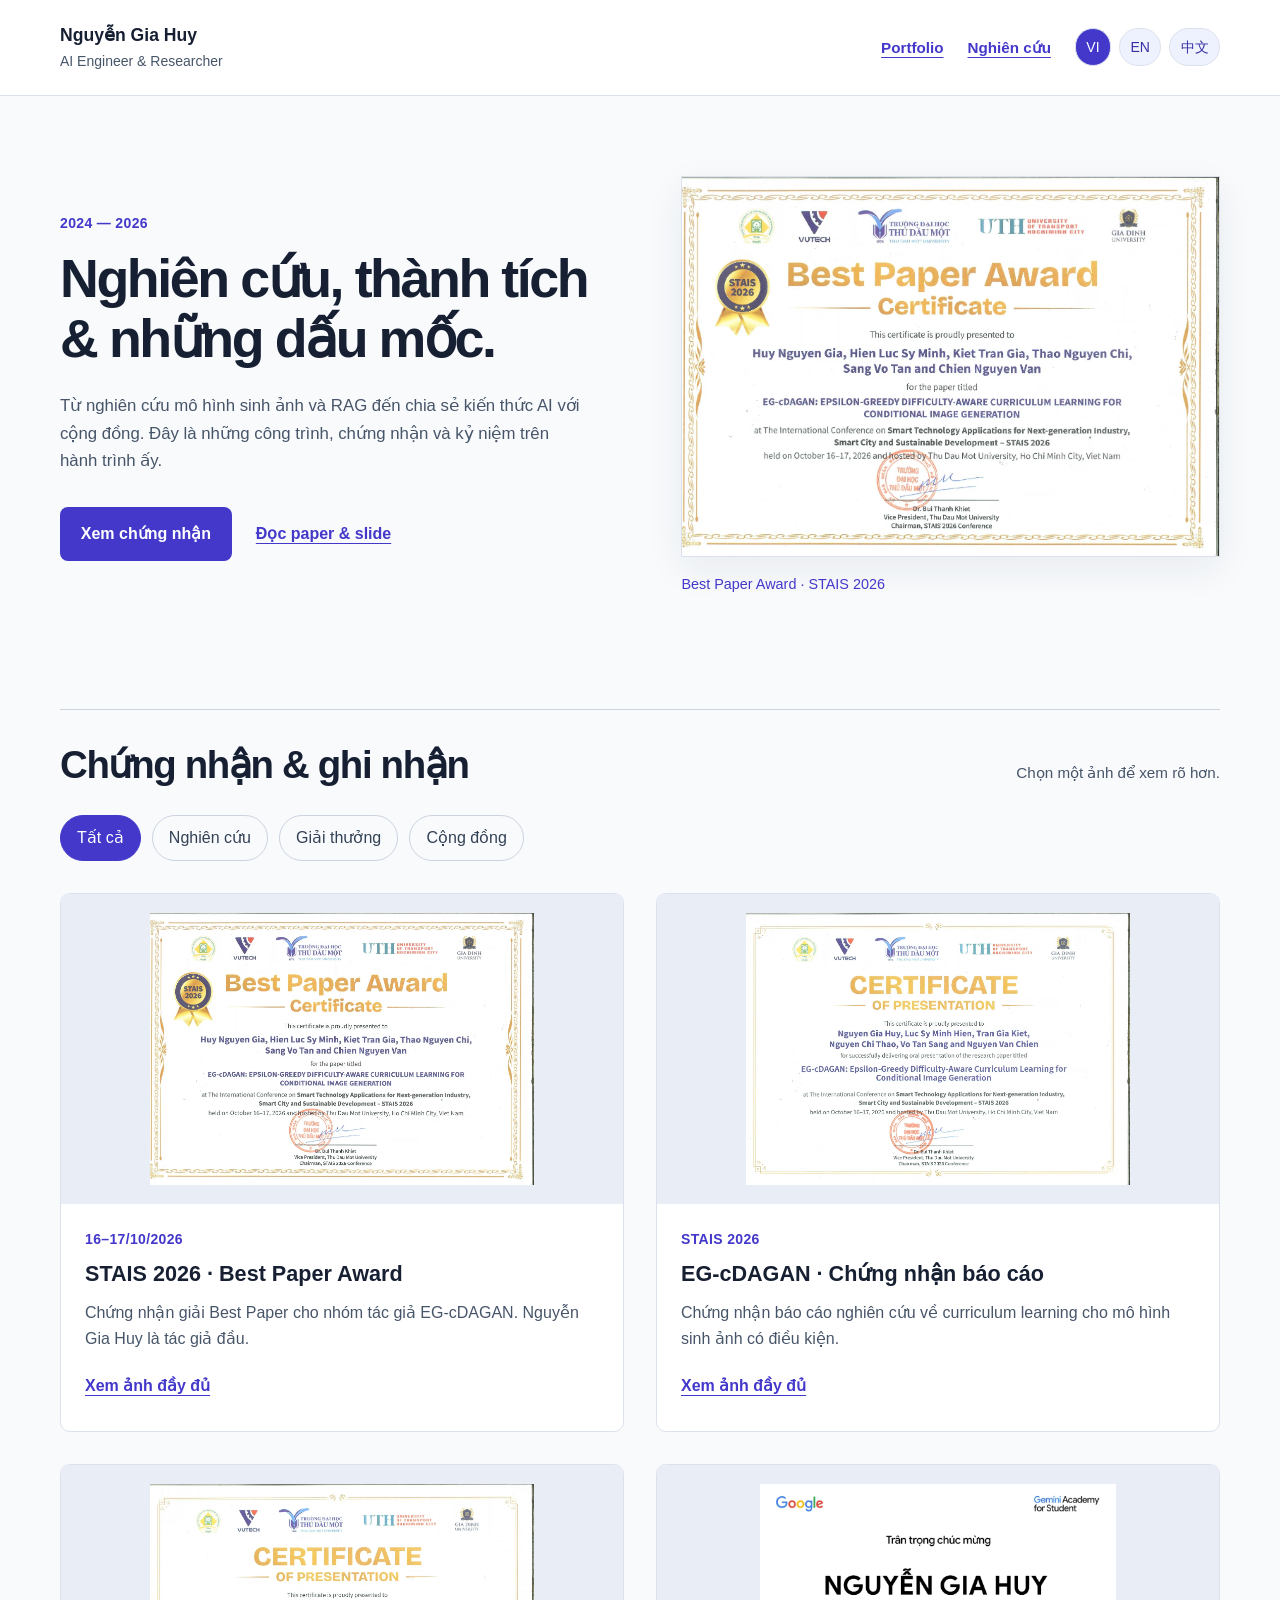
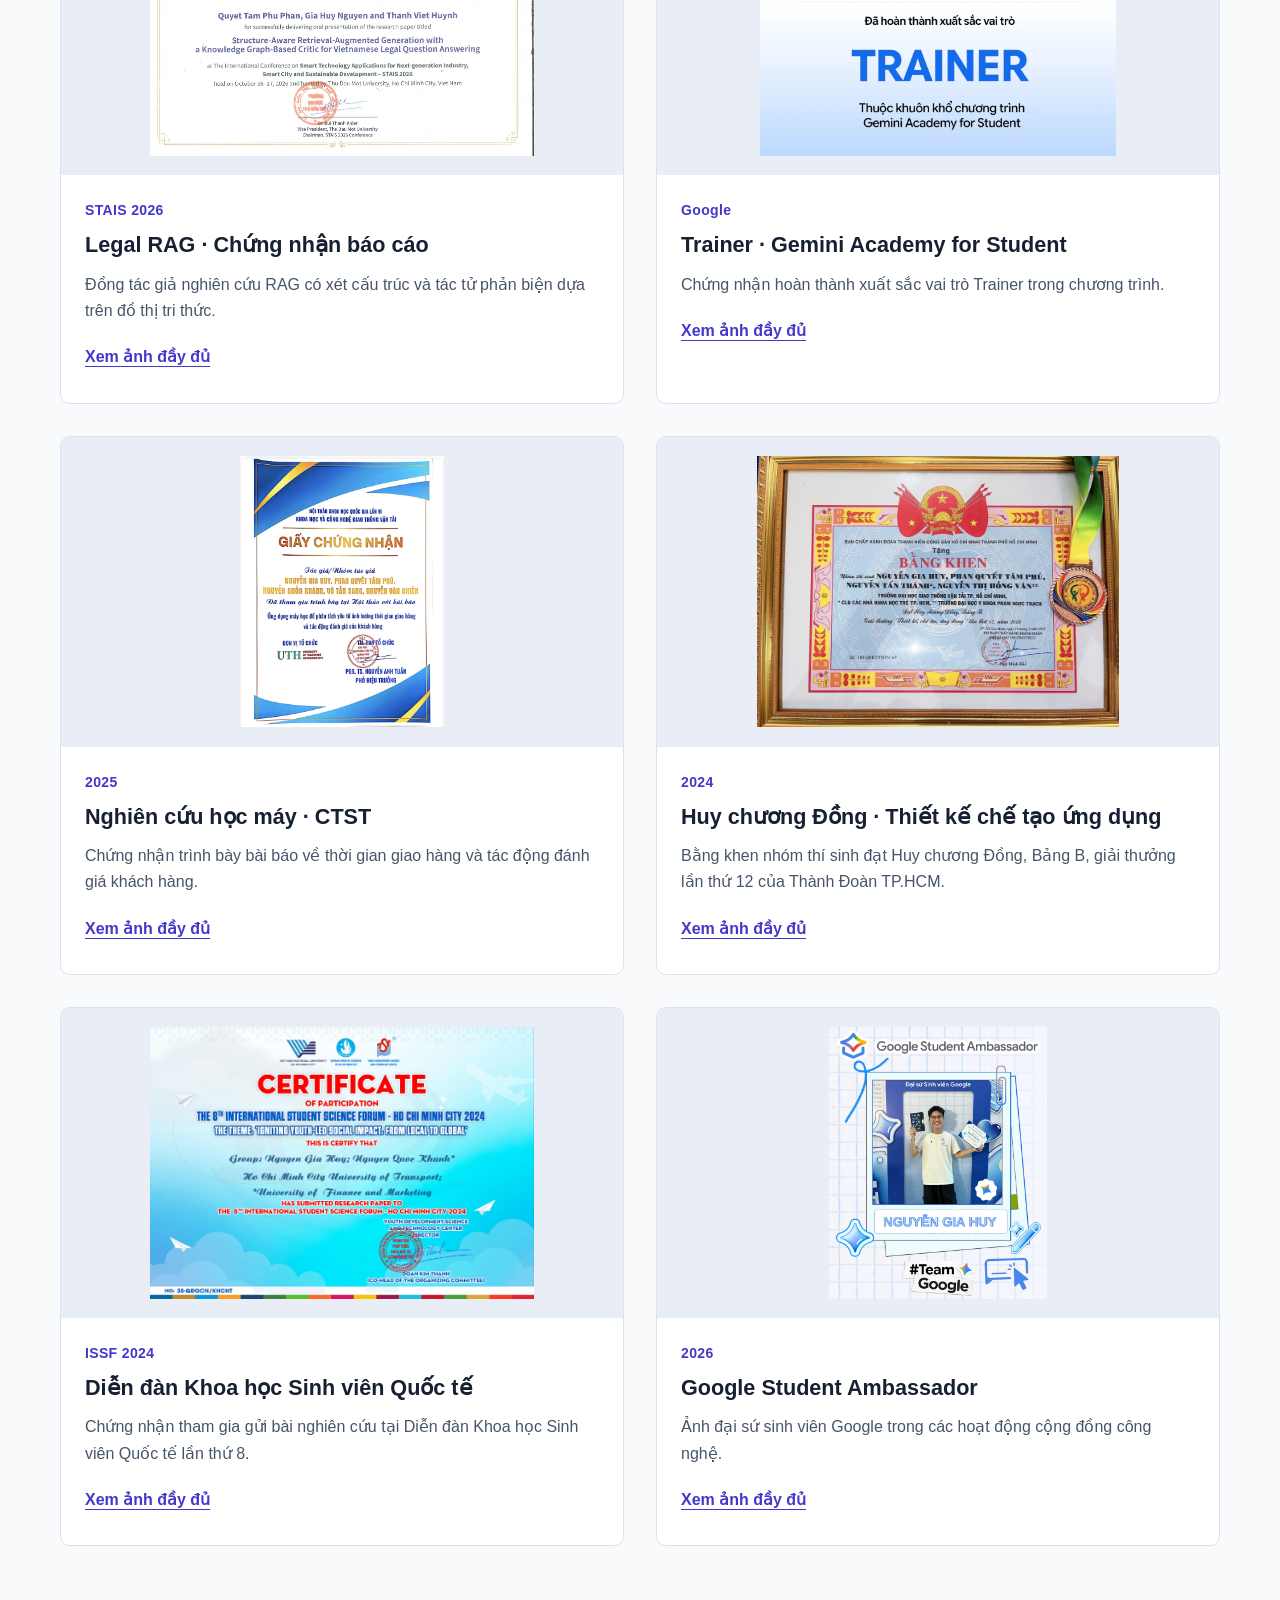
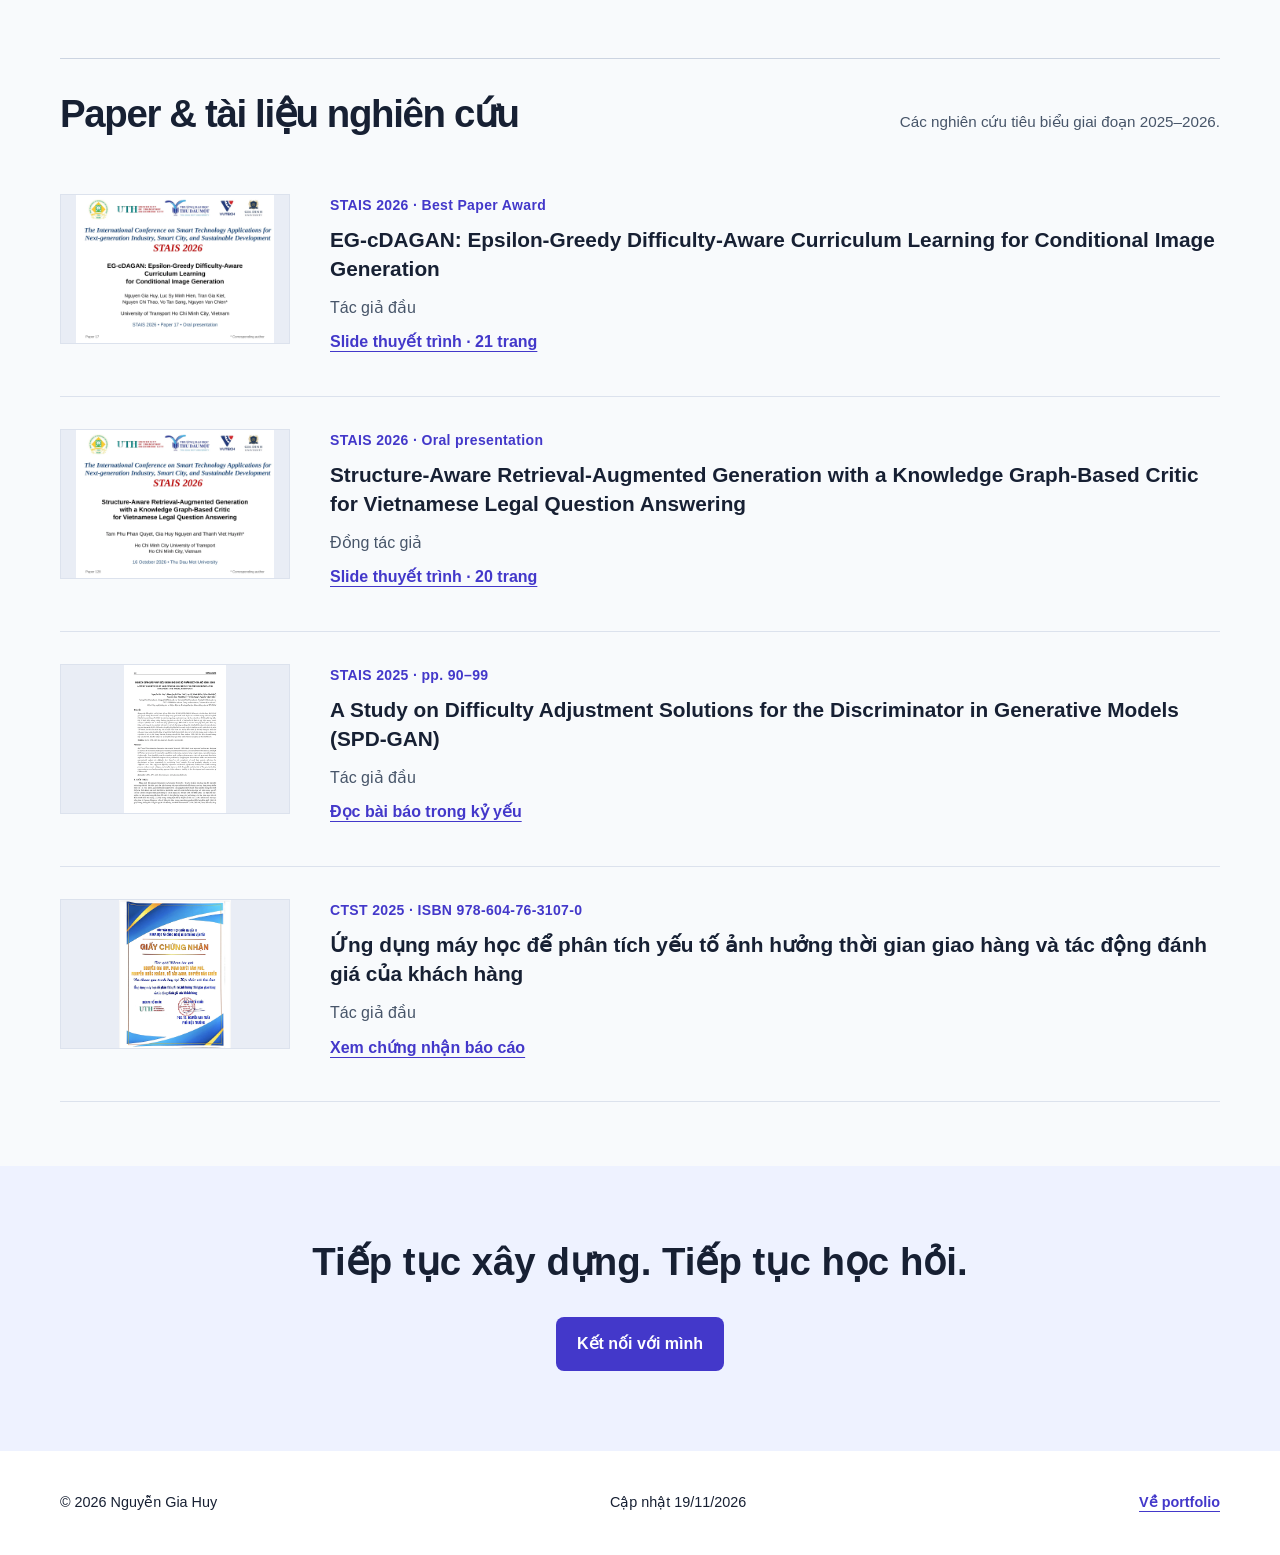
<file: achievements.html>
<!DOCTYPE html>

<html lang="vi"><head><meta charset="utf-8"/><meta content="width=device-width,initial-scale=1" name="viewport"/><title data-en="Nguyen Gia Huy — Awards &amp; Research" data-vi="Nguyễn Gia Huy — Thành tích &amp; Nghiên cứu" data-zh="阮嘉辉 — 荣誉与研究">Nguyễn Gia Huy — Thành tích &amp; Nghiên cứu</title><meta content="Thư viện chứng nhận, Best Paper Award STAIS 2026, nghiên cứu GAN và RAG của Nguyễn Gia Huy." name="description"/><link href="https://huystackai.github.io/achievements.html" rel="canonical"/><link href="css/style.css" rel="stylesheet"/><link href="css/update.css" rel="stylesheet"/></head><body class="archive-page"><a class="skip-link" href="#archive-main">Skip to content</a><nav aria-label="Main navigation" class="archive-nav"><a class="archive-brand" href="index.html">Nguyễn Gia Huy<span>AI Engineer &amp; Researcher</span></a><div class="archive-nav-links"><a class="text-link" data-en="Portfolio" data-vi="Portfolio" data-zh="作品集" href="index.html">Portfolio</a><a class="text-link" data-en="Research" data-vi="Nghiên cứu" data-zh="研究" href="#papers">Nghiên cứu</a><div class="language-switcher"><button class="lang-btn active" data-lang="vi" type="button">VI</button><button class="lang-btn" data-lang="en" type="button">EN</button><button class="lang-btn" data-lang="zh" type="button">中文</button></div></div></nav><main id="archive-main"><section class="archive-intro"><div><p class="eyebrow">2024 — 2026</p><h1 data-en="Research, recognition &amp; milestones." data-vi="Nghiên cứu, thành tích &amp; những dấu mốc." data-zh="研究、荣誉与里程碑。">Nghiên cứu, thành tích &amp; những dấu mốc.</h1><p data-en="From generative modeling and RAG research to sharing AI knowledge with the community. A collection of the work, certificates and moments along the way." data-vi="Từ nghiên cứu mô hình sinh ảnh và RAG đến chia sẻ kiến thức AI với cộng đồng. Đây là những công trình, chứng nhận và kỷ niệm trên hành trình ấy." data-zh="从生成模型与 RAG 研究到向社区分享 AI 知识，这里记录沿途的作品、证书与时刻。">Từ nghiên cứu mô hình sinh ảnh và RAG đến chia sẻ kiến thức AI với cộng đồng. Đây là những công trình, chứng nhận và kỷ niệm trên hành trình ấy.</p><div class="archive-actions"><a class="btn-primary" data-en="Browse certificates" data-vi="Xem chứng nhận" data-zh="浏览证书" href="#gallery">Xem chứng nhận</a><a class="text-link" data-en="Papers &amp; slides" data-vi="Đọc paper &amp; slide" data-zh="论文与幻灯片" href="#papers">Đọc paper &amp; slide</a></div></div><div class="archive-feature"><a aria-label="Best Paper Award — EG-cDAGAN, STAIS 2026" class="image-zoom" href="img/achievements/stais-best-paper.webp"><img alt="Best Paper Award — EG-cDAGAN, STAIS 2026" height="1075" loading="lazy" src="img/achievements/stais-best-paper.webp" width="1520"/></a><p data-en="Best Paper Award · STAIS 2026" data-vi="Best Paper Award · STAIS 2026" data-zh="最佳论文奖 · STAIS 2026">Best Paper Award · STAIS 2026</p></div></section><section class="archive-section" id="gallery"><div class="archive-section-heading"><h2 data-en="Certificates &amp; recognition" data-vi="Chứng nhận &amp; ghi nhận" data-zh="证书与荣誉">Chứng nhận &amp; ghi nhận</h2><p data-en="Select an image for a closer look." data-vi="Chọn một ảnh để xem rõ hơn." data-zh="选择图片以查看详情。">Chọn một ảnh để xem rõ hơn.</p></div><div aria-label="Gallery filters" class="gallery-filters" role="group"><button aria-pressed="true" data-en="All" data-filter="all" data-vi="Tất cả" data-zh="全部" type="button">Tất cả</button><button aria-pressed="false" data-en="Research" data-filter="research" data-vi="Nghiên cứu" data-zh="研究" type="button">Nghiên cứu</button><button aria-pressed="false" data-en="Awards" data-filter="awards" data-vi="Giải thưởng" data-zh="奖项" type="button">Giải thưởng</button><button aria-pressed="false" data-en="Community" data-filter="community" data-vi="Cộng đồng" data-zh="社区" type="button">Cộng đồng</button></div><div class="gallery-grid"><article class="gallery-card" data-category="research awards"><a aria-label="STAIS 2026 · Best Paper Award" class="image-zoom" href="img/achievements/stais-best-paper.webp"><img alt="STAIS 2026 · Best Paper Award" height="1075" loading="lazy" src="img/achievements/stais-best-paper.webp" width="1520"/></a><div class="gallery-copy"><p class="eyebrow">16–17/10/2026</p><h3 data-en="EG-cDAGAN — Best Paper Award" data-vi="STAIS 2026 · Best Paper Award" data-zh="EG-cDAGAN — 最佳论文奖">STAIS 2026 · Best Paper Award</h3><p data-en="Best Paper certificate for the EG-cDAGAN author team. Nguyen Gia Huy is the first author." data-vi="Chứng nhận giải Best Paper cho nhóm tác giả EG-cDAGAN. Nguyễn Gia Huy là tác giả đầu." data-zh="EG-cDAGAN 作者团队最佳论文奖证书，阮嘉辉为第一作者。">Chứng nhận giải Best Paper cho nhóm tác giả EG-cDAGAN. Nguyễn Gia Huy là tác giả đầu.</p><a class="image-zoom text-link" data-en="View full image" data-vi="Xem ảnh đầy đủ" data-zh="查看完整图片" href="img/achievements/stais-best-paper.webp">Xem ảnh đầy đủ</a></div></article><article class="gallery-card" data-category="research"><a aria-label="EG-cDAGAN · Chứng nhận báo cáo" class="image-zoom" href="img/achievements/stais-gan-presentation.webp"><img alt="EG-cDAGAN · Chứng nhận báo cáo" height="1075" loading="lazy" src="img/achievements/stais-gan-presentation.webp" width="1520"/></a><div class="gallery-copy"><p class="eyebrow">STAIS 2026</p><h3 data-en="EG-cDAGAN · Oral presentation" data-vi="EG-cDAGAN · Chứng nhận báo cáo" data-zh="EG-cDAGAN · 口头报告">EG-cDAGAN · Chứng nhận báo cáo</h3><p data-en="Oral-presentation certificate for curriculum learning research on conditional image generation." data-vi="Chứng nhận báo cáo nghiên cứu về curriculum learning cho mô hình sinh ảnh có điều kiện." data-zh="条件图像生成课程学习研究口头报告证书。">Chứng nhận báo cáo nghiên cứu về curriculum learning cho mô hình sinh ảnh có điều kiện.</p><a class="image-zoom text-link" data-en="View full image" data-vi="Xem ảnh đầy đủ" data-zh="查看完整图片" href="img/achievements/stais-gan-presentation.webp">Xem ảnh đầy đủ</a></div></article><article class="gallery-card" data-category="research"><a aria-label="Legal RAG · Chứng nhận báo cáo" class="image-zoom" href="img/achievements/stais-legal-presentation.webp"><img alt="Legal RAG · Chứng nhận báo cáo" height="1075" loading="lazy" src="img/achievements/stais-legal-presentation.webp" width="1520"/></a><div class="gallery-copy"><p class="eyebrow">STAIS 2026</p><h3 data-en="Legal RAG · Oral presentation" data-vi="Legal RAG · Chứng nhận báo cáo" data-zh="Legal RAG · 口头报告">Legal RAG · Chứng nhận báo cáo</h3><p data-en="Co-author of structure-aware RAG research with a knowledge-graph-based Critic." data-vi="Đồng tác giả nghiên cứu RAG có xét cấu trúc và tác tử phản biện dựa trên đồ thị tri thức." data-zh="结合知识图谱 Critic 的结构感知 RAG 研究共同作者。">Đồng tác giả nghiên cứu RAG có xét cấu trúc và tác tử phản biện dựa trên đồ thị tri thức.</p><a class="image-zoom text-link" data-en="View full image" data-vi="Xem ảnh đầy đủ" data-zh="查看完整图片" href="img/achievements/stais-legal-presentation.webp">Xem ảnh đầy đủ</a></div></article><article class="gallery-card" data-category="community"><a aria-label="Trainer · Gemini Academy for Student" class="image-zoom" href="img/achievements/gemini-trainer.webp"><img alt="Trainer · Gemini Academy for Student" height="1075" loading="lazy" src="img/achievements/gemini-trainer.webp" width="1520"/></a><div class="gallery-copy"><p class="eyebrow">Google</p><h3 data-en="Trainer · Gemini Academy for Student" data-vi="Trainer · Gemini Academy for Student" data-zh="培训讲师 · Gemini Academy for Student">Trainer · Gemini Academy for Student</h3><p data-en="Recognition for excellent completion of the program’s Trainer role." data-vi="Chứng nhận hoàn thành xuất sắc vai trò Trainer trong chương trình." data-zh="表彰出色完成项目 Trainer 职责。">Chứng nhận hoàn thành xuất sắc vai trò Trainer trong chương trình.</p><a class="image-zoom text-link" data-en="View full image" data-vi="Xem ảnh đầy đủ" data-zh="查看完整图片" href="img/achievements/gemini-trainer.webp">Xem ảnh đầy đủ</a></div></article><article class="gallery-card" data-category="research"><a aria-label="Nghiên cứu học máy · CTST" class="image-zoom" href="img/achievements/ctst-presentation.webp"><img alt="Nghiên cứu học máy · CTST" height="1075" loading="lazy" src="img/achievements/ctst-presentation.webp" width="1520"/></a><div class="gallery-copy"><p class="eyebrow">2025</p><h3 data-en="Machine learning research · CTST" data-vi="Nghiên cứu học máy · CTST" data-zh="机器学习研究 · CTST">Nghiên cứu học máy · CTST</h3><p data-en="Presentation certificate for research on delivery-time factors and customer reviews." data-vi="Chứng nhận trình bày bài báo về thời gian giao hàng và tác động đánh giá khách hàng." data-zh="配送时间因素及客户评价研究报告证书。">Chứng nhận trình bày bài báo về thời gian giao hàng và tác động đánh giá khách hàng.</p><a class="image-zoom text-link" data-en="View full image" data-vi="Xem ảnh đầy đủ" data-zh="查看完整图片" href="img/achievements/ctst-presentation.webp">Xem ảnh đầy đủ</a></div></article><article class="gallery-card" data-category="awards"><a aria-label="Huy chương Đồng · Thiết kế chế tạo ứng dụng" class="image-zoom" href="img/achievements/bronze-medal-2024.webp"><img alt="Huy chương Đồng · Thiết kế chế tạo ứng dụng" height="1075" loading="lazy" src="img/achievements/bronze-medal-2024.webp" width="1520"/></a><div class="gallery-copy"><p class="eyebrow">2024</p><h3 data-en="Bronze Medal · Applied Manufacturing Design" data-vi="Huy chương Đồng · Thiết kế chế tạo ứng dụng" data-zh="铜奖 · 应用制造设计">Huy chương Đồng · Thiết kế chế tạo ứng dụng</h3><p data-en="Team commendation for a Bronze Medal, Division B, at the 12th competition organized by the HCMC Youth Union." data-vi="Bằng khen nhóm thí sinh đạt Huy chương Đồng, Bảng B, giải thưởng lần thứ 12 của Thành Đoàn TP.HCM." data-zh="胡志明市青年团第 12 届比赛 B 组铜奖团队表彰。">Bằng khen nhóm thí sinh đạt Huy chương Đồng, Bảng B, giải thưởng lần thứ 12 của Thành Đoàn TP.HCM.</p><a class="image-zoom text-link" data-en="View full image" data-vi="Xem ảnh đầy đủ" data-zh="查看完整图片" href="img/achievements/bronze-medal-2024.webp">Xem ảnh đầy đủ</a></div></article><article class="gallery-card" data-category="community"><a aria-label="Diễn đàn Khoa học Sinh viên Quốc tế" class="image-zoom" href="img/achievements/issf-2024.webp"><img alt="Diễn đàn Khoa học Sinh viên Quốc tế" height="1075" loading="lazy" src="img/achievements/issf-2024.webp" width="1520"/></a><div class="gallery-copy"><p class="eyebrow">ISSF 2024</p><h3 data-en="International Student Science Forum" data-vi="Diễn đàn Khoa học Sinh viên Quốc tế" data-zh="国际学生科学论坛">Diễn đàn Khoa học Sinh viên Quốc tế</h3><p data-en="Certificate of participation for submitting research to the 8th International Student Science Forum." data-vi="Chứng nhận tham gia gửi bài nghiên cứu tại Diễn đàn Khoa học Sinh viên Quốc tế lần thứ 8." data-zh="第 8 届国际学生科学论坛研究投稿参与证书。">Chứng nhận tham gia gửi bài nghiên cứu tại Diễn đàn Khoa học Sinh viên Quốc tế lần thứ 8.</p><a class="image-zoom text-link" data-en="View full image" data-vi="Xem ảnh đầy đủ" data-zh="查看完整图片" href="img/achievements/issf-2024.webp">Xem ảnh đầy đủ</a></div></article><article class="gallery-card" data-category="community"><a aria-label="Google Student Ambassador" class="image-zoom" href="img/achievements/google-ambassador.webp"><img alt="Google Student Ambassador" height="1075" loading="lazy" src="img/achievements/google-ambassador.webp" width="1520"/></a><div class="gallery-copy"><p class="eyebrow">2026</p><h3 data-en="Google Student Ambassador" data-vi="Google Student Ambassador" data-zh="Google 学生大使">Google Student Ambassador</h3><p data-en="Google Student Ambassador profile image for technology community activities." data-vi="Ảnh đại sứ sinh viên Google trong các hoạt động cộng đồng công nghệ." data-zh="参与科技社区活动的 Google 学生大使形象照。">Ảnh đại sứ sinh viên Google trong các hoạt động cộng đồng công nghệ.</p><a class="image-zoom text-link" data-en="View full image" data-vi="Xem ảnh đầy đủ" data-zh="查看完整图片" href="img/achievements/google-ambassador.webp">Xem ảnh đầy đủ</a></div></article></div></section><section class="archive-section" id="papers"><div class="archive-section-heading"><h2 data-en="Papers &amp; research materials" data-vi="Paper &amp; tài liệu nghiên cứu" data-zh="论文与研究资料">Paper &amp; tài liệu nghiên cứu</h2><p data-en="Selected research from 2025–2026." data-vi="Các nghiên cứu tiêu biểu giai đoạn 2025–2026." data-zh="2025–2026 年精选研究。">Các nghiên cứu tiêu biểu giai đoạn 2025–2026.</p></div><div class="paper-list"><article class="paper-row"><a aria-label="EG-cDAGAN: Epsilon-Greedy Difficulty-Aware Curriculum Learning for Conditional Image Generation" class="image-zoom" href="img/achievements/eg-cdagan-cover.webp"><img alt="EG-cDAGAN: Epsilon-Greedy Difficulty-Aware Curriculum Learning for Conditional Image Generation" height="1075" loading="lazy" src="img/achievements/eg-cdagan-cover.webp" width="1520"/></a><div><p class="eyebrow">STAIS 2026 · Best Paper Award</p><h3>EG-cDAGAN: Epsilon-Greedy Difficulty-Aware Curriculum Learning for Conditional Image Generation</h3><p data-en="First author" data-vi="Tác giả đầu" data-zh="第一作者">Tác giả đầu</p><a class="text-link" data-en="Presentation slides · 21 pages" data-vi="Slide thuyết trình · 21 trang" data-zh="演示幻灯片 · 21 页" href="documents/eg-cdagan-presentation.pdf">Slide thuyết trình · 21 trang</a></div></article><article class="paper-row"><a aria-label="Structure-Aware Retrieval-Augmented Generation with a Knowledge Graph-Based Critic for Vietnamese Legal Question Answering" class="image-zoom" href="img/achievements/legal-rag-cover.webp"><img alt="Structure-Aware Retrieval-Augmented Generation with a Knowledge Graph-Based Critic for Vietnamese Legal Question Answering" height="1075" loading="lazy" src="img/achievements/legal-rag-cover.webp" width="1520"/></a><div><p class="eyebrow">STAIS 2026 · Oral presentation</p><h3>Structure-Aware Retrieval-Augmented Generation with a Knowledge Graph-Based Critic for Vietnamese Legal Question Answering</h3><p data-en="Co-author" data-vi="Đồng tác giả" data-zh="共同作者">Đồng tác giả</p><a class="text-link" data-en="Presentation slides · 20 pages" data-vi="Slide thuyết trình · 20 trang" data-zh="演示幻灯片 · 20 页" href="documents/legal-rag-presentation.pdf">Slide thuyết trình · 20 trang</a></div></article><article class="paper-row"><a aria-label="A Study on Difficulty Adjustment Solutions for the Discriminator in Generative Models (SPD-GAN)" class="image-zoom" href="img/achievements/spd-cover.webp"><img alt="A Study on Difficulty Adjustment Solutions for the Discriminator in Generative Models (SPD-GAN)" height="1075" loading="lazy" src="img/achievements/spd-cover.webp" width="1520"/></a><div><p class="eyebrow">STAIS 2025 · pp. 90–99</p><h3>A Study on Difficulty Adjustment Solutions for the Discriminator in Generative Models (SPD-GAN)</h3><p data-en="First author" data-vi="Tác giả đầu" data-zh="第一作者">Tác giả đầu</p><a class="text-link" data-en="Read proceedings paper" data-vi="Đọc bài báo trong kỷ yếu" data-zh="阅读论文集文章" href="documents/spd-gan-stais-2025.pdf">Đọc bài báo trong kỷ yếu</a></div></article><article class="paper-row"><a aria-label="Ứng dụng máy học để phân tích yếu tố ảnh hưởng thời gian giao hàng và tác động đánh giá của khách hàng" class="image-zoom" href="img/achievements/ctst-presentation.webp"><img alt="Ứng dụng máy học để phân tích yếu tố ảnh hưởng thời gian giao hàng và tác động đánh giá của khách hàng" height="1075" loading="lazy" src="img/achievements/ctst-presentation.webp" width="1520"/></a><div><p class="eyebrow">CTST 2025 · ISBN 978-604-76-3107-0</p><h3>Ứng dụng máy học để phân tích yếu tố ảnh hưởng thời gian giao hàng và tác động đánh giá của khách hàng</h3><p data-en="First author" data-vi="Tác giả đầu" data-zh="第一作者">Tác giả đầu</p><a class="text-link" data-en="View presentation certificate" data-vi="Xem chứng nhận báo cáo" data-zh="查看报告证书" href="img/achievements/ctst-presentation.webp">Xem chứng nhận báo cáo</a></div></article></div></section><section class="archive-end"><h2 data-en="Keep building. Keep learning." data-vi="Tiếp tục xây dựng. Tiếp tục học hỏi." data-zh="继续构建，继续学习。">Tiếp tục xây dựng. Tiếp tục học hỏi.</h2><a class="btn-primary" data-en="Get in touch" data-vi="Kết nối với mình" data-zh="联系我" href="index.html#contact">Kết nối với mình</a></section></main><footer class="archive-footer"><p>© 2026 Nguyễn Gia Huy</p><p data-en="Updated 19 November 2026" data-vi="Cập nhật 19/11/2026" data-zh="更新于 2026 年 11 月 19 日">Cập nhật 19/11/2026</p><a class="text-link" data-en="Back to portfolio" data-vi="Về portfolio" data-zh="返回作品集" href="index.html">Về portfolio</a></footer><dialog aria-label="Certificate preview" id="image-viewer"><button autofocus="" class="viewer-close" type="button"><span data-en="Close" data-vi="Đóng" data-zh="关闭">Đóng</span></button><img alt="" src="img/achievements/stais-best-paper.webp"/><p id="viewer-caption"></p></dialog><script src="js/script.js"></script><script src="js/achievements.js"></script></body></html>
</file>
<file: css/style.css>
/*
    Modern Professional CV Styles
    Author: Nguyễn Gia Huy
    Version: 2.0
    Description: Comprehensive CSS for a modern, responsive CV website
    
    Features:
    - CSS Custom Properties (CSS Variables) for consistent theming
    - Flexbox and Grid layouts for responsive design
    - Modern animations and transitions
    - Professional color scheme
    - Mobile-first responsive approach
    - Accessibility considerations
*/

/* ===== CSS CUSTOM PROPERTIES ===== */
:root {
    /* Color Palette */
    --primary-color: #6366f1;
    --secondary-color: #0ea5e9;
    --accent-color: #f59e0b;
    --success-color: #10b981;
    --error-color: #ef4444;
    
    /* Text Colors */
    --text-primary: #0f172a;
    --text-secondary: #475569;
    --text-muted: #64748b;
    --text-light: #94a3b8;
    --text-white: #ffffff;
    
    /* Background Colors */
    --bg-primary: #ffffff;
    --bg-secondary: #f8fafc;
    --bg-dark: #0f172a;
    --bg-card: #ffffff;
    --bg-overlay: rgba(15, 23, 42, 0.8);
    
    /* Gradients */
    --gradient-primary: linear-gradient(135deg, var(--primary-color) 0%, var(--secondary-color) 100%);
    --gradient-secondary: linear-gradient(135deg, var(--secondary-color) 0%, var(--accent-color) 100%);
    --gradient-dark: linear-gradient(135deg, #1e293b 0%, var(--bg-dark) 100%);
    --gradient-hero: linear-gradient(135deg, #667eea 0%, #764ba2 100%);
    
    /* Shadows */
    --shadow-sm: 0 1px 2px 0 rgba(0, 0, 0, 0.05);
    --shadow-md: 0 4px 6px -1px rgba(0, 0, 0, 0.1), 0 2px 4px -1px rgba(0, 0, 0, 0.06);
    --shadow-lg: 0 10px 15px -3px rgba(0, 0, 0, 0.1), 0 4px 6px -2px rgba(0, 0, 0, 0.05);
    --shadow-xl: 0 20px 25px -5px rgba(0, 0, 0, 0.1), 0 10px 10px -5px rgba(0, 0, 0, 0.04);
    --shadow-2xl: 0 25px 50px -12px rgba(0, 0, 0, 0.25);
    
    /* Spacing */
    --section-padding: 120px 0;
    --container-padding: 0 2rem;
    
    /* Border Radius */
    --radius-sm: 8px;
    --radius-md: 12px;
    --radius-lg: 16px;
    --radius-xl: 24px;
    --radius-full: 9999px;
    
    /* Transitions */
    --transition-fast: 0.2s ease;
    --transition-normal: 0.3s ease;
    --transition-slow: 0.5s ease;
    --transition-bounce: 0.5s cubic-bezier(0.68, -0.55, 0.265, 1.55);
}

* {
    margin: 0;
    padding: 0;
    box-sizing: border-box;
}

html {
    scroll-behavior: smooth;
    font-size: 16px;
}

body {
    font-family: 'Inter', -apple-system, BlinkMacSystemFont, 'Segoe UI', sans-serif;
    line-height: 1.6;
    color: var(--text-primary);
    background: var(--bg-primary);
    overflow-x: hidden;
    -webkit-font-smoothing: antialiased;
    -moz-osx-font-smoothing: grayscale;
}

/* Scrollbar Styles */
::-webkit-scrollbar {
    width: 8px;
}

::-webkit-scrollbar-track {
    background: var(--bg-secondary);
}

::-webkit-scrollbar-thumb {
    background: var(--primary-color);
    border-radius: var(--radius-full);
}

::-webkit-scrollbar-thumb:hover {
    background: var(--secondary-color);
}

/* Selection Styles */
::selection {
    background: var(--primary-color);
    color: var(--text-white);
}

/* Preloader */
.preloader {
    position: fixed;
    top: 0;
    left: 0;
    width: 100%;
    height: 100%;
    background: var(--bg-primary);
    display: flex;
    align-items: center;
    justify-content: center;
    z-index: 9999;
    transition: opacity 0.5s ease;
}

.preloader-content {
    text-align: center;
}

.spinner {
    width: 40px;
    height: 40px;
    border: 4px solid var(--bg-secondary);
    border-top: 4px solid var(--primary-color);
    border-radius: 50%;
    animation: spin 1s linear infinite;
    margin-bottom: 1rem;
}

@keyframes spin {
    0% { transform: rotate(0deg); }
    100% { transform: rotate(360deg); }
}

/* Header Styles */
header {
    padding: 120px 20px 100px;
    text-align: center;
    background-image: url('../img/banner.png');
    position: relative;
    overflow: hidden;
    min-height: 100vh;
}

header::before {
    content: '';
    position: absolute;
    top: 0;
    left: 0;
    right: 0;
    bottom: 0;
    background: 
        radial-gradient(circle at 20% 80%, rgba(255, 255, 255, 0.1) 0%, transparent 50%),
        radial-gradient(circle at 80% 20%, rgba(255, 255, 255, 0.1) 0%, transparent 50%);
    pointer-events: none;
}

.profile-section {
    display: flex;
    align-items: center;
    justify-content: center;
    gap: 4rem;
    margin-bottom: 4rem;
    flex-wrap: wrap;
}

.profile-image-container {
    position: relative;
    display: flex;
    align-items: center;
    justify-content: center;
}

.profile-ring {
    position: absolute;
    width: 240px;
    height: 240px;
    border: 3px solid rgba(255, 255, 255, 0.3);
    border-radius: 50%;
    animation: rotate 20s linear infinite;
}

.profile-ring::before {
    content: '';
    position: absolute;
    top: -6px;
    left: 50%;
    transform: translateX(-50%);
    width: 12px;
    height: 12px;
    background: var(--accent-color);
    border-radius: 50%;
    box-shadow: 0 0 20px var(--accent-color);
}

@keyframes rotate {
    from { transform: rotate(0deg); }
    to { transform: rotate(360deg); }
}

.profile-image {
    width: 200px;
    height: 200px;
    border-radius: 50%;
    object-fit: cover;
    border: 6px solid rgba(255, 255, 255, 0.9);
    box-shadow: var(--shadow-2xl);
    transition: all var(--transition-normal);
    position: relative;
    z-index: 2;
}

.profile-image:hover {
    transform: scale(1.05);
}

.status-indicator {
    position: absolute;
    bottom: 20px;
    right: 20px;
    width: 20px;
    height: 20px;
    background: var(--success-color);
    border: 4px solid white;
    border-radius: 50%;
    z-index: 3;
    animation: pulse 2s infinite;
}

@keyframes pulse {
    0% { box-shadow: 0 0 0 0 rgba(16, 185, 129, 0.7); }
    70% { box-shadow: 0 0 0 10px rgba(16, 185, 129, 0); }
    100% { box-shadow: 0 0 0 0 rgba(16, 185, 129, 0); }
}

.profile-info {
    flex: 1;
    max-width: 600px;
    text-align: left;
}

.greeting {
    font-size: 1.2rem;
    color: rgba(255, 255, 255, 0.8);
    margin-bottom: 1rem;
    font-weight: 400;
}

.name-title {
    font-size: clamp(3rem, 8vw, 5rem);
    font-weight: 800;
    color: var(--text-white);
    margin-bottom: 1rem;
    line-height: 1.1;
}

.first-name {
    display: block;
    opacity: 0.9;
}

.last-name {
    background: linear-gradient(45deg, var(--accent-color), #fbbf24);
    -webkit-background-clip: text;
    -webkit-text-fill-color: transparent;
    background-clip: text;
}

.typing-container {
    height: 3rem;
    margin-bottom: 1.5rem;
    display: flex;
    align-items: center;
}

.typing-text {
    font-size: 1.5rem;
    color: rgba(255, 255, 255, 0.9);
    font-weight: 500;
}

.cursor {
    font-size: 1.5rem;
    color: var(--accent-color);
    animation: blink 1s infinite;
    margin-left: 4px;
}

@keyframes blink {
    0%, 50% { opacity: 1; }
    51%, 100% { opacity: 0; }
}

.subtitle {
    font-size: 1.2rem;
    color: rgba(255, 255, 255, 0.7);
    margin-bottom: 3rem;
    line-height: 1.6;
}

.hero-buttons {
    display: flex;
    gap: 1.5rem;
    flex-wrap: wrap;
}

.btn-primary, .btn-secondary {
    display: inline-flex;
    align-items: center;
    gap: 0.5rem;
    padding: 1rem 2rem;
    border-radius: var(--radius-full);
    text-decoration: none;
    font-weight: 600;
    font-size: 1rem;
    transition: all var(--transition-normal);
    position: relative;
    overflow: hidden;
}

.btn-primary {
    background: var(--gradient-secondary);
    color: var(--text-white);
    box-shadow: var(--shadow-lg);
}

.btn-primary:hover {
    transform: translateY(-4px);
    box-shadow: var(--shadow-2xl);
}

.btn-secondary {
    background: rgba(255, 255, 255, 0.1);
    color: var(--text-white);
    border: 2px solid rgba(255, 255, 255, 0.3);
    backdrop-filter: blur(10px);
}

.btn-secondary:hover {
    background: rgba(255, 255, 255, 0.2);
    transform: translateY(-4px);
}

/* Scroll Indicator */
.scroll-indicator {
    position: absolute;
    bottom: 2rem;
    left: 50%;
    transform: translateX(-50%);
    display: flex;
    flex-direction: column;
    align-items: center;
    color: rgba(255, 255, 255, 0.7);
    font-size: 0.9rem;
    cursor: pointer;
}

.scroll-line {
    width: 2px;
    height: 30px;
    background: rgba(255, 255, 255, 0.3);
    margin-bottom: 0.5rem;
    border-radius: 1px;
    position: relative;
    overflow: hidden;
}

.scroll-line::before {
    content: '';
    position: absolute;
    top: 0;
    left: 0;
    width: 100%;
    height: 30%;
    background: var(--accent-color);
    animation: scroll-down 2s ease-in-out infinite;
}

@keyframes scroll-down {
    0% { transform: translateY(-100%); }
    100% { transform: translateY(300%); }
}

.scroll-indicator ion-icon {
    font-size: 1.2rem;
    margin-top: 0.5rem;
    animation: bounce 2s infinite;
}

@keyframes bounce {
    0%, 20%, 50%, 80%, 100% { transform: translateY(0); }
    40% { transform: translateY(-10px); }
    60% { transform: translateY(-5px); }
}

/* Section Styles */
.section-container {
    padding: var(--section-padding);
    position: relative;
}

.dark-section {
    background: var(--gradient-dark);
    color: var(--text-white);
}

.section-header {
    max-width: 1200px;
    margin: 0 auto 4rem;
    padding: var(--container-padding);
    text-align: center;
    position: relative;
}

.section-number {
    display: inline-block;
    font-size: 0.9rem;
    color: var(--primary-color);
    font-weight: 700;
    letter-spacing: 2px;
    text-transform: uppercase;
    margin-bottom: 1rem;
}

.section-title {
    font-size: clamp(2.5rem, 5vw, 4rem);
    font-weight: 800;
    margin-bottom: 1rem;
    background: var(--gradient-primary);
    -webkit-background-clip: text;
    -webkit-text-fill-color: transparent;
    background-clip: text;
    line-height: 1.2;
}

.dark-section .section-title {
    background: linear-gradient(45deg, var(--text-white), var(--accent-color));
    -webkit-background-clip: text;
    -webkit-text-fill-color: transparent;
    background-clip: text;
}

.section-line {
    width: 100px;
    height: 4px;
    background: var(--gradient-primary);
    border-radius: 2px;
    margin: 0 auto;
}

/* Navigation Styles */
.main-nav {
    width: 100%;
    background: transparent;
    position: absolute;
    top: 0;
    left: 0;
    z-index: 100;
    transition: background 0.3s;
}

.main-nav.scrolled {
    background: rgba(15, 23, 42, 0.85);
    box-shadow: var(--shadow-md);
}

.nav-container {
    max-width: 1200px;
    margin: 0 auto;
    padding: 1.5rem 2rem 0 2rem;
    display: flex;
    align-items: center;
    justify-content: space-between;
}

.nav-logo {
    font-size: 1.5rem;
    font-weight: 800;
    color: var(--text-white);
    letter-spacing: 2px;
}

.nav-menu {
    display: flex;
    gap: 2rem;
    list-style: none;
}

.nav-link {
    color: var(--text-white);
    text-decoration: none;
    font-weight: 500;
    font-size: 1.1rem;
    position: relative;
    transition: color 0.2s;
}

.nav-link::after {
    content: '';
    display: block;
    width: 0;
    height: 2px;
    background: var(--accent-color);
    transition: width 0.3s;
    position: absolute;
    left: 0;
    bottom: -4px;
}

.nav-link:hover,
.nav-link.active {
    color: var(--accent-color);
}

.nav-link:hover::after,
.nav-link.active::after {
    width: 100%;
}

.nav-toggle {
    display: none;
    flex-direction: column;
    gap: 5px;
    cursor: pointer;
}

.nav-toggle span {
    width: 28px;
    height: 3px;
    background: var(--text-white);
    border-radius: 2px;
    transition: all 0.3s;
}

/* Language Switcher */
.language-switcher {
    display: flex;
    gap: 0.5rem;
    align-items: center;
    margin-left: 1.5rem;
    flex-shrink: 0;
}
.lang-btn {
    background: var(--bg-secondary);
    color: var(--primary-color);
    border: none;
    border-radius: var(--radius-full);
    padding: 0.35rem 0.9rem;
    font-size: 0.95rem;
    font-weight: 600;
    white-space: nowrap;
    cursor: pointer;
    transition: background 0.2s, color 0.2s;
}
.lang-btn.active, .lang-btn:hover {
    background: var(--primary-color);
    color: var(--text-white);
}

/* Responsive Navigation */
@media (max-width: 900px) {
    .nav-container {
        padding: 1rem 1rem 0 1rem;
    }
    .nav-menu {
        gap: 1rem;
    }
}

@media (max-width: 768px) {
    .nav-menu {
        position: fixed;
        top: 100%;
        left: 0;
        width: 100%;
        background: var(--bg-primary);
        flex-direction: column;
        gap: 0;
        padding: 2rem;
        box-shadow: var(--shadow-lg);
        transform: translateY(-100%);
        opacity: 0;
        visibility: hidden;
        transition: all var(--transition-normal);
    }

    .nav-menu.active {
        transform: translateY(0);
        opacity: 1;
        visibility: visible;
    }

    .nav-menu li {
        width: 100%;
    }    .nav-link {
        display: block;
        width: 100%;
        text-align: center;
        padding: 1rem;
        border-bottom: 1px solid #e2e8f0;
        color: #000000 !important;
    }

    .nav-link:hover {
        color: #3b82f6 !important;
        background-color: #f8fafc;
    }

    .nav-toggle {
        display: flex;
    }

    header {
        padding: 100px 15px 80px;
        min-height: 100vh;
    }
}

@media (max-width: 480px) {
    .tech-cloud {
        padding: 1rem;
        gap: 1rem;
    }

    .tech-item {
        min-width: 60px;
        padding: 0.75rem;
    }

    .project-stats {
        grid-template-columns: 1fr;
    }

    header {
        padding: 80px 10px 60px;
        min-height: 100vh;
    }
}

/* About Section */
.about-content {
    max-width: 1200px;
    margin: 0 auto;
    padding: var(--container-padding);
    display: grid;
    grid-template-columns: 1fr 1fr;
    gap: 4rem;
    align-items: center;
}

.about-text {
    display: flex;
    flex-direction: column;
    gap: 1.5rem;
}

.highlight-text {
    font-size: 1.3rem;
    line-height: 1.6;
    color: var(--text-primary);
    font-weight: 500;
}

.highlight {
    color: var(--primary-color);
    font-weight: 700;
}

.about-text p {
    font-size: 1.1rem;
    line-height: 1.8;
    color: var(--text-secondary);
}

.quick-stats {
    display: grid;
    grid-template-columns: repeat(2, 1fr);
    gap: 2rem;
    margin-top: 2rem;
}

.stat-item {
    text-align: center;
    padding: 1.5rem;
    background: var(--bg-secondary);
    border-radius: var(--radius-lg);
    border: 1px solid #e2e8f0;
    transition: all var(--transition-normal);
}

.stat-item:hover {
    transform: translateY(-4px);
    box-shadow: var(--shadow-lg);
}

.stat-number {
    font-size: 2.5rem;
    font-weight: 800;
    color: var(--primary-color);
    display: block;
    margin-bottom: 0.5rem;
}

.stat-label {
    font-size: 0.9rem;
    color: var(--text-secondary);
    font-weight: 600;
    text-transform: uppercase;
    letter-spacing: 1px;
}

.about-visual {
    display: flex;
    justify-content: center;
    align-items: center;
}

.visual-element {
    position: relative;
    width: 100%;
    max-width: 400px;
}

.code-window {
    background: #1e293b;
    border-radius: var(--radius-lg);
    overflow: hidden;
    box-shadow: var(--shadow-2xl);
    position: relative;
    transform: perspective(1000px) rotateY(-5deg);
    transition: all var(--transition-normal);
}

.code-window:hover {
    transform: perspective(1000px) rotateY(0deg);
}

.window-header {
    background: #334155;
    padding: 1rem;
    display: flex;
    align-items: center;
    gap: 1rem;
}

.window-controls {
    display: flex;
    gap: 0.5rem;
}

.control {
    width: 12px;
    height: 12px;
    border-radius: 50%;
}

.close { background: #ef4444; }
.minimize { background: #f59e0b; }
.maximize { background: #10b981; }

.window-title {
    color: var(--text-white);
    font-size: 0.9rem;
    font-weight: 500;
}

.code-content {
    padding: 2rem;
    font-family: 'Monaco', 'Courier New', monospace;
    font-size: 0.9rem;
    line-height: 1.6;
}

.code-line {
    margin-bottom: 0.5rem;
    color: #e2e8f0;
}

.keyword { color: #8b5cf6; }
.class-name { color: #06b6d4; }
.function { color: #10b981; }
.string { color: #f59e0b; }

/* Experience Timeline */
.experience-timeline {
    max-width: 800px;
    margin: 0 auto;
    padding: var(--container-padding);
    position: relative;
}

.timeline-line {
    position: absolute;
    left: 2rem;
    top: 0;
    bottom: 0;
    width: 2px;
    background: linear-gradient(to bottom, var(--primary-color), var(--secondary-color));
    border-radius: 1px;
}

.timeline-item {
    position: relative;
    margin-bottom: 3rem;
    padding-left: 5rem;
    opacity: 0;
    transform: translateX(50px);
    transition: all 0.8s ease;
}

.timeline-item.animate-in {
    opacity: 1;
    transform: translateX(0);
}

.timeline-dot {
    position: absolute;
    left: -6px;
    top: 1rem;
    width: 16px;
    height: 16px;
    background: var(--bg-primary);
    border: 4px solid var(--primary-color);
    border-radius: 50%;
    z-index: 2;
    transition: all var(--transition-normal);
}

.dot-inner {
    width: 100%;
    height: 100%;
    background: var(--primary-color);
    border-radius: 50%;
    transform: scale(0);
    transition: transform var(--transition-normal);
}

.timeline-item:hover .dot-inner {
    transform: scale(1);
}

.timeline-badge {
    display: inline-block;
    background: var(--success-color);
    color: var(--text-white);
    padding: 0.25rem 0.75rem;
    border-radius: var(--radius-full);
    font-size: 0.8rem;
    font-weight: 600;
    margin-bottom: 0.5rem;
    text-transform: uppercase;
    letter-spacing: 0.5px;
}

.timeline-date {
    color: var(--primary-color);
    font-weight: 700;
    font-size: 0.9rem;
    margin-bottom: 1rem;
    text-transform: uppercase;
    letter-spacing: 1px;
}

.dark-section .timeline-date {
    color: var(--accent-color);
}

.timeline-content h3 {
    font-size: 1.5rem;
    font-weight: 700;
    margin-bottom: 0.5rem;
    color: inherit;
}

.timeline-content h4 {
    font-size: 1.1rem;
    color: var(--secondary-color);
    margin-bottom: 1rem;
    font-weight: 600;
}

.dark-section .timeline-content h4 {
    color: var(--accent-color);
}

.timeline-content p {
    font-size: 1rem;
    line-height: 1.6;
    color: var(--text-secondary);
    margin-bottom: 1.5rem;
}

.dark-section .timeline-content p {
    color: rgba(255, 255, 255, 0.8);
}

.timeline-skills {
    display: flex;
    flex-wrap: wrap;
    gap: 0.5rem;
}

.timeline-skills span {
    background: rgba(99, 102, 241, 0.1);
    color: var(--primary-color);
    padding: 0.25rem 0.75rem;
    border-radius: var(--radius-full);
    font-size: 0.8rem;
    font-weight: 500;
    border: 1px solid rgba(99, 102, 241, 0.2);
    transition: all var(--transition-normal);
}

.dark-section .timeline-skills span {
    background: rgba(245, 158, 11, 0.1);
    color: var(--accent-color);
    border-color: rgba(245, 158, 11, 0.2);
}

.timeline-skills span:hover {
    transform: translateY(-2px);
    box-shadow: var(--shadow-md);
}

/* Skills Section */
.skills-container {
    max-width: 1200px;
    margin: 0 auto;
    padding: var(--container-padding);
}

.skills-grid {
    display: grid;
    grid-template-columns: repeat(auto-fit, minmax(350px, 1fr));
    gap: 2rem;
    margin-bottom: 4rem;
}

.skill-category {
    background: var(--bg-card);
    padding: 2rem;
    border-radius: var(--radius-xl);
    box-shadow: var(--shadow-lg);
    border: 1px solid #e2e8f0;
    transition: all var(--transition-normal);
    position: relative;
    overflow: hidden;
}

.skill-category::before {
    content: '';
    position: absolute;
    top: 0;
    left: 0;
    right: 0;
    height: 4px;
    background: var(--gradient-primary);
    transform: scaleX(0);
    transform-origin: left;
    transition: transform var(--transition-normal);
}

.skill-category:hover::before {
    transform: scaleX(1);
}

.skill-category:hover {
    transform: translateY(-8px);
    box-shadow: var(--shadow-2xl);
}

.category-header {
    display: flex;
    align-items: center;
    gap: 1rem;
    margin-bottom: 2rem;
}

.category-icon {
    width: 48px;
    height: 48px;
    background: var(--gradient-primary);
    border-radius: var(--radius-md);
    display: flex;
    align-items: center;
    justify-content: center;
    color: var(--text-white);
    font-size: 1.5rem;
}

.category-header h3 {
    font-size: 1.3rem;
    font-weight: 700;
    color: var(--text-primary);
}

.skills-list {
    display: flex;
    flex-direction: column;
    gap: 1.5rem;
}

.skill-item {
    position: relative;
}

.skill-info {
    display: flex;
    justify-content: space-between;
    align-items: center;
    margin-bottom: 0.5rem;
}

.skill-name {
    font-weight: 600;
    color: var(--text-primary);
}

.skill-percentage {
    font-size: 0.9rem;
    color: var(--text-secondary);
    font-weight: 600;
}

.skill-bar {
    height: 8px;
    background: #e2e8f0;
    border-radius: var(--radius-full);
    overflow: hidden;
    position: relative;
}

.skill-progress {
    height: 100%;
    background: var(--gradient-primary);
    border-radius: var(--radius-full);
    width: 0%;
    transition: width 2s cubic-bezier(0.4, 0, 0.2, 1);
    position: relative;
}

.skill-progress::after {
    content: '';
    position: absolute;
    top: 0;
    right: 0;
    width: 4px;
    height: 100%;
    background: rgba(255, 255, 255, 0.4);
    border-radius: 0 var(--radius-full) var(--radius-full) 0;
}

/* Tech Cloud */
.tech-cloud {
    display: flex;
    flex-wrap: wrap;
    justify-content: center;
    gap: 1.5rem;
    padding: 2rem;
    background: var(--bg-secondary);
    border-radius: var(--radius-xl);
    border: 1px solid #e2e8f0;
}

.tech-item {
    display: flex;
    flex-direction: column;
    align-items: center;
    gap: 0.5rem;
    padding: 1rem;
    background: var(--bg-primary);
    border-radius: var(--radius-lg);
    box-shadow: var(--shadow-md);
    transition: all var(--transition-normal);
    cursor: pointer;
    min-width: 80px;
}

.tech-item:hover {
    transform: translateY(-4px) scale(1.05);
    box-shadow: var(--shadow-lg);
}

.tech-item ion-icon {
    font-size: 2rem;
    color: var(--primary-color);
}

.tech-item span {
    font-size: 0.8rem;
    font-weight: 600;
    color: var(--text-secondary);
}

/* Projects Section */
.projects-grid {
    max-width: 1200px;
    margin: 0 auto;
    padding: var(--container-padding);
    display: grid;
    grid-template-columns: repeat(auto-fit, minmax(350px, 1fr));
    gap: 2rem;
}

.project-card {
    background: var(--bg-card);
    border-radius: var(--radius-xl);
    overflow: hidden;
    box-shadow: var(--shadow-lg);
    border: 1px solid rgba(255, 255, 255, 0.1);
    transition: all var(--transition-normal);
    position: relative;
    opacity: 0;
    transform: translateY(50px);
}

.project-card.animate-in {
    opacity: 1;
    transform: translateY(0);
}

.project-card:hover {
    transform: translateY(-12px);
    box-shadow: var(--shadow-2xl);
}

.project-image {
    position: relative;
    overflow: hidden;
    height: 250px;
}

.project-image img {
    width: 100%;
    height: 100%;
    object-fit: cover;
    transition: transform var(--transition-slow);
}

.project-card:hover .project-image img {
    transform: scale(1.1);
}

.project-overlay {
    position: absolute;
    top: 0;
    left: 0;
    right: 0;
    bottom: 0;
    background: var(--bg-overlay);
    display: flex;
    align-items: center;
    justify-content: center;
    opacity: 0;
    transition: opacity var(--transition-normal);
}

.project-card:hover .project-overlay {
    opacity: 1;
}

.overlay-content {
    display: flex;
    flex-direction: column;
    align-items: center;
    gap: 0.5rem;
    color: var(--text-white);
    font-weight: 600;
}

.overlay-content ion-icon {
    font-size: 2rem;
}

.project-content {
    padding: 2rem;
    position: relative;
}

.project-category {
    display: inline-block;
    background: var(--gradient-primary);
    color: var(--text-white);
    padding: 0.25rem 0.75rem;
    border-radius: var(--radius-full);
    font-size: 0.8rem;
    font-weight: 600;
    margin-bottom: 1rem;
    text-transform: uppercase;
    letter-spacing: 0.5px;
}

.project-content h3 {
    font-size: 1.4rem;
    font-weight: 700;
    margin-bottom: 1rem;
    color: #000;
    line-height: 1.3;
}

.project-content p {
    font-size: 1rem;
    line-height: 1.6;
    color: rgba(0, 0, 0, 0.8);
    margin-bottom: 1.5rem;
}

.project-stats {
    display: grid;
    grid-template-columns: 1fr 1fr;
    gap: 1rem;
    margin-bottom: 1.5rem;
    padding: 1rem;
    background: rgba(255, 255, 255, 0.05);
    border-radius: var(--radius-md);
    backdrop-filter: blur(10px);
}

.stat {
    text-align: center;
}

.stat-value {
    display: block;
    font-size: 1.2rem;
    font-weight: 700;
    color: var(--accent-color);
    margin-bottom: 0.25rem;
}

.stat-label {
    font-size: 0.8rem;
    color: rgba(56, 52, 52, 0.6);
    text-transform: uppercase;
    letter-spacing: 0.5px;
}

.project-tech {
    display: flex;
    flex-wrap: wrap;
    gap: 0.5rem;
    margin-bottom: 1.5rem;
}

.project-tech span {
    background: rgba(255, 255, 255, 0.1);
    color: #000;
    padding: 0.25rem 0.75rem;
    border-radius: var(--radius-full);
    font-size: 0.8rem;
    font-weight: 500;
    border: 1px solid rgba(255, 255, 255, 0.2);
    transition: all var(--transition-normal);
    backdrop-filter: blur(10px);
}

.project-tech span:hover {
    background: rgba(255, 255, 255, 0.2);
    transform: translateY(-2px);
}

.project-links {
    display: flex;
    gap: 1rem;
}

.project-link {
    display: flex;
    align-items: center;
    justify-content: center;
    width: 40px;
    height: 40px;
    background: rgba(255, 255, 255, 0.1);
    border: 1px solid rgba(255, 255, 255, 0.2);
    border-radius: var(--radius-md);
    color: #000;
    text-decoration: none;
    transition: all var(--transition-normal);
    backdrop-filter: blur(10px);
}

.project-link:hover {
    background: var(--accent-color);
    transform: translateY(-2px);
    box-shadow: var(--shadow-md);
}

/* Contact Section */
.contact-container {
    max-width: 1200px;
    margin: 0 auto;
    padding: var(--container-padding);
    display: grid;
    grid-template-columns: 1fr 1fr;
    gap: 4rem;
    align-items: start;
}

.contact-content h3 {
    font-size: 2rem;
    font-weight: 700;
    margin-bottom: 1rem;
    color: var(--text-primary);
}

.contact-text {
    margin-bottom: 3rem;
}

.contact-text p {
    font-size: 1.1rem;
    line-height: 1.6;
    color: var(--text-secondary);
    margin-bottom: 1rem;
}

.form-container {
    display: flex;
    flex-direction: column;
    gap: 1.5rem;
}

.form-row {
    display: grid;
    grid-template-columns: 1fr 1fr;
    gap: 1rem;
}

.form-group {
    position: relative;
}

.form-group input,
.form-group textarea {
    width: 100%;
    padding: 1rem;
    border: 2px solid #020202;
    border-radius: var(--radius-md);
    font-size: 1rem;
    background: var(--bg-primary);
    transition: all var(--transition-normal);
    outline: none;
}

.form-group textarea {
    height: 120px;
    resize: vertical;
}

.form-group input:focus,
.form-group textarea:focus {
    border-color: var(--primary-color);
    box-shadow: 0 0 0 3px rgba(99, 102, 241, 0.1);
}

.form-group label {
    position: absolute;
    top: 1rem;
    left: 1rem;
    color: var(--text-muted);
    pointer-events: none;
    transition: all var(--transition-normal);
    background: var(--bg-primary);
    padding: 0 0.25rem;
}

.form-group input:focus + label,
.form-group textarea:focus + label,
.form-group input:valid + label,
.form-group textarea:valid + label {
    top: -0.5rem;
    left: 0.75rem;
    font-size: 0.8rem;
    color: var(--primary-color);
    font-weight: 600;
}

.form-note {
    color: var(--text-secondary);
    font-size: 0.95rem;
    line-height: 1.6;
}

.hp-field {
    position: absolute;
    left: -9999px;
    width: 1px;
    height: 1px;
    opacity: 0;
    pointer-events: none;
}

.submit-btn {
    display: inline-flex;
    align-items: center;
    justify-content: center;
    gap: 0.5rem;
    padding: 1rem 2rem;
    background: var(--gradient-primary);
    color: var(--text-white);
    border: none;
    border-radius: var(--radius-full);
    font-size: 1rem;
    font-weight: 600;
    cursor: pointer;
    transition: all var(--transition-normal);
    align-self: flex-start;
}

.submit-btn:hover {
    transform: translateY(-2px);
    box-shadow: var(--shadow-lg);
}

.contact-info {
    display: flex;
    flex-direction: column;
    gap: 2rem;
}

.contact-methods {
    display: flex;
    flex-direction: column;
    gap: 1.5rem;
}

.contact-method {
    display: flex;
    align-items: center;
    gap: 1rem;
    padding: 1.5rem;
    background: var(--bg-secondary);
    border-radius: var(--radius-lg);
    border: 1px solid #e2e8f0;
    transition: all var(--transition-normal);
}

.contact-method:hover {
    transform: translateY(-4px);
    box-shadow: var(--shadow-lg);
}

.method-icon {
    width: 48px;
    height: 48px;
    background: var(--gradient-primary);
    border-radius: var(--radius-md);
    display: flex;
    align-items: center;
    justify-content: center;
    color: var(--text-white);
    font-size: 1.5rem;
}

.method-content h4 {
    font-size: 1.1rem;
    font-weight: 700;
    color: var(--text-primary);
    margin-bottom: 0.25rem;
}

.method-content p {
    color: var(--text-secondary);
    margin-bottom: 0.5rem;
}

.method-content a {
    color: var(--primary-color);
    text-decoration: none;
    font-weight: 600;
    font-size: 0.9rem;
}

.method-content a:hover {
    text-decoration: underline;
}

.social-section h4 {
    font-size: 1.2rem;
    font-weight: 700;
    color: var(--text-primary);
    margin-bottom: 1rem;
}

.social-links {
    display: flex;
    gap: 1rem;
}

.social-link {
    display: flex;
    align-items: center;
    gap: 0.5rem;
    padding: 0.75rem 1rem;
    background: var(--bg-primary);
    border: 2px solid #e2e8f0;
    border-radius: var(--radius-full);
    text-decoration: none;
    color: var(--text-primary);
    font-weight: 600;
    font-size: 0.9rem;
    transition: all var(--transition-normal);
}

.social-link:hover {
    transform: translateY(-2px);
    box-shadow: var(--shadow-md);
}

.linkedin:hover {
    border-color: #0077b5;
    color: #0077b5;
}

.tiktok:hover {
    border-color: #000;
    color: #000;
}

.github:hover {
    border-color: #333;
    color: #333;
}

.social-link ion-icon {
    font-size: 1.2rem;
}

/* Footer */
.footer {
    background: var(--bg-dark);
    color: var(--text-white);
    padding: 3rem 0 1rem;
    position: relative;
}

.footer-content {
    max-width: 1200px;
    margin: 0 auto;
    padding: var(--container-padding);
    display: flex;
    justify-content: space-between;
    align-items: center;
    flex-wrap: wrap;
    gap: 2rem;
}

.footer-text p {
    color: rgba(255, 255, 255, 0.7);
}

.footer-links {
    display: flex;
    gap: 2rem;
    flex-wrap: wrap;
}

.footer-links a {
    color: rgba(255, 255, 255, 0.7);
    text-decoration: none;
    font-weight: 500;
    transition: color var(--transition-normal);
}

.footer-links a:hover {
    color: var(--accent-color);
}

.back-to-top {
    position: fixed;
    bottom: 2rem;
    right: 2rem;
    width: 48px;
    height: 48px;
    background: var(--gradient-primary);
    color: var(--text-white);
    border: none;
    border-radius: 50%;
    display: flex;
    align-items: center;
    justify-content: center;
    cursor: pointer;
    box-shadow: var(--shadow-lg);
    transition: all var(--transition-normal);
    opacity: 0;
    visibility: hidden;
    z-index: 1000;
}

.back-to-top.visible {
    opacity: 1;
    visibility: visible;
}

.back-to-top:hover {
    transform: translateY(-4px);
    box-shadow: var(--shadow-xl);
}

.back-to-top ion-icon {
    font-size: 1.5rem;
}

/* Animation Classes */
.animate-on-scroll {
    opacity: 0;
    transform: translateY(50px);
    transition: all 0.8s ease;
}

.animate-on-scroll.animate-in {
    opacity: 1;
    transform: translateY(0);
}

/* Achievements Section */
.achievements-container {
    max-width: 1200px;
    margin: 0 auto;
    padding: var(--container-padding);
}

.achievements-timeline {
    position: relative;
    margin-bottom: 4rem;
}

.achievements-timeline .timeline-line {
    position: absolute;
    left: 2rem;
    top: 0;
    bottom: 0;
    width: 2px;
    background: linear-gradient(to bottom, var(--primary-color), var(--secondary-color), var(--accent-color));
    border-radius: 1px;
}

.achievement-item {
    position: relative;
    margin-bottom: 3rem;
    padding-left: 5rem;
    opacity: 0;
    transform: translateX(50px);
    transition: all 0.8s ease;
}

.achievement-item.animate-in {
    opacity: 1;
    transform: translateX(0);
}

.achievement-item .timeline-dot {
    position: absolute;
    left: -6px;
    top: 1rem;
    width: 16px;
    height: 16px;
    background: var(--bg-primary);
    border: 4px solid var(--primary-color);
    border-radius: 50%;
    z-index: 2;
    transition: all var(--transition-normal);
}

.achievement-item:hover .timeline-dot {
    border-color: var(--accent-color);
    transform: scale(1.2);
}

.achievement-badge {
    display: inline-block;
    background: var(--gradient-primary);
    color: var(--text-white);
    padding: 0.25rem 0.75rem;
    border-radius: var(--radius-full);
    font-size: 0.8rem;
    font-weight: 600;
    margin-bottom: 0.5rem;
    text-transform: uppercase;
    letter-spacing: 0.5px;
}

.achievement-date {
    color: var(--primary-color);
    font-weight: 700;
    font-size: 0.9rem;
    margin-bottom: 1rem;
    text-transform: uppercase;
    letter-spacing: 1px;
}

.achievement-content h3 {
    font-size: 1.4rem;
    font-weight: 700;
    margin-bottom: 0.5rem;
    color: var(--text-primary);
}

.achievement-content h4 {
    font-size: 1.1rem;
    color: var(--secondary-color);
    margin-bottom: 1rem;
    font-weight: 600;
}

.achievement-content p {
    font-size: 1rem;
    line-height: 1.6;
    color: var(--text-secondary);
}

/* Subsections */
.subsection-title {
    font-size: 2rem;
    font-weight: 700;
    text-align: center;
    margin: 4rem 0 2rem;
    color: var(--text-primary);
    background: var(--gradient-primary);
    -webkit-background-clip: text;
    -webkit-text-fill-color: transparent;
    background-clip: text;
}

/* Certifications Grid */
.certifications-section {
    margin-bottom: 4rem;
}

.certifications-grid {
    display: grid;
    grid-template-columns: repeat(auto-fit, minmax(280px, 1fr));
    gap: 2rem;
    margin-top: 2rem;
}

.cert-card {
    background: var(--bg-card);
    padding: 2rem;
    border-radius: var(--radius-xl);
    box-shadow: var(--shadow-lg);
    border: 1px solid #e2e8f0;
    text-align: center;
    transition: all var(--transition-normal);
    position: relative;
    overflow: hidden;
}

.cert-card::before {
    content: '';
    position: absolute;
    top: 0;
    left: 0;
    right: 0;
    height: 4px;
    background: var(--gradient-primary);
    transform: scaleX(0);
    transform-origin: left;
    transition: transform var(--transition-normal);
}

.cert-card:hover::before {
    transform: scaleX(1);
}

.cert-card:hover {
    transform: translateY(-8px);
    box-shadow: var(--shadow-2xl);
}

.cert-icon {
    width: 64px;
    height: 64px;
    background: var(--gradient-primary);
    border-radius: var(--radius-lg);
    display: flex;
    align-items: center;
    justify-content: center;
    margin: 0 auto 1.5rem;
    color: var(--text-white);
    font-size: 2rem;
    transition: all var(--transition-normal);
}

.cert-card:hover .cert-icon {
    transform: scale(1.1) rotate(5deg);
}

.cert-content h4 {
    font-size: 1.2rem;
    font-weight: 700;
    margin-bottom: 0.5rem;
    color: #000;
}

.cert-content p {
    color: var(--text-secondary);
    margin-bottom: 1rem;
    font-size: 0.95rem;
}

.cert-status {
    display: inline-block;
    background: var(--success-color);
    color: var(--text-white);
    padding: 0.25rem 0.75rem;
    border-radius: var(--radius-full);
    font-size: 0.8rem;
    font-weight: 600;
    text-transform: uppercase;
    letter-spacing: 0.5px;
}

/* Nonprofit Section */
.nonprofit-section {
    margin-bottom: 2rem;
}

.nonprofit-grid {
    display: grid;
    grid-template-columns: repeat(auto-fit, minmax(300px, 1fr));
    gap: 2rem;
    margin-top: 2rem;
}

.nonprofit-card {
    background: linear-gradient(135deg, rgba(99, 102, 241, 0.05), rgba(14, 165, 233, 0.05));
    border: 2px solid rgba(99, 102, 241, 0.1);
    border-radius: var(--radius-xl);
    padding: 2rem;
    transition: all var(--transition-normal);
    position: relative;
    overflow: hidden;
}

.nonprofit-card::before {
    content: '';
    position: absolute;
    top: 0;
    left: 0;
    right: 0;
    height: 4px;
    background: var(--gradient-primary);
    transform: translateX(-100%);
    transition: transform var(--transition-normal);
}

.nonprofit-card:hover::before {
    transform: translateX(0);
}

.nonprofit-card:hover {
    transform: translateY(-8px);
    box-shadow: var(--shadow-xl);
    border-color: rgba(99, 102, 241, 0.3);
}

.nonprofit-link {
    display: flex;
    flex-direction: column;
    align-items: center;
    justify-content: flex-start;
    text-decoration: none;
    color: inherit;
    text-align: center;
    height: 100%;
}

.nonprofit-logo-wrap {
    width: 96px;
    height: 96px;
    display: flex;
    align-items: center;
    justify-content: center;
    margin-bottom: 1rem;
    border-radius: var(--radius-lg);
    background: rgba(255, 255, 255, 0.8);
    box-shadow: var(--shadow-sm);
}

.nonprofit-logo {
    max-width: 72px;
    max-height: 72px;
    object-fit: contain;
    display: block;
}

.gsa-card {
    padding: 1.25rem;
}

.nonprofit-banner {
    margin-bottom: 1.25rem;
}

.nonprofit-banner img {
    width: 100%;
    display: block;
    border-radius: var(--radius-lg);
    box-shadow: var(--shadow-md);
}

.nonprofit-icon {
    width: 64px;
    height: 64px;
    background: var(--gradient-primary);
    border-radius: var(--radius-lg);
    display: flex;
    align-items: center;
    justify-content: center;
    margin-bottom: 1.5rem;
    color: var(--text-white);
    font-size: 2rem;
    transition: all var(--transition-normal);
}

.nonprofit-card:hover .nonprofit-icon {
    transform: scale(1.1) rotate(-5deg);
}

.nonprofit-content h4 {
    font-size: 1.3rem;
    font-weight: 700;
    margin-bottom: 0.5rem;
    color: var(--text-primary);
}

.nonprofit-content {
    width: 100%;
}

.nonprofit-org {
    color: var(--primary-color);
    font-weight: 600;
    font-size: 0.9rem;
    margin-bottom: 1rem;
    font-style: italic;
}

.nonprofit-content p:last-child {
    color: var(--text-secondary);
    line-height: 1.6;
    font-size: 0.95rem;
}

/* Mobile responsiveness for achievements */
@media (max-width: 768px) {
    .achievements-timeline .timeline-line {
        left: 1rem;
    }

    .achievement-item {
        padding-left: 3rem;
    }

    .achievement-item .timeline-dot {
        left: 5px;
    }

    .certifications-grid,
    .nonprofit-grid {
        grid-template-columns: 1fr;
    }
}

/* Responsive Design */
@media (max-width: 1024px) {
    .profile-section {
        flex-direction: column;
        text-align: center;
    }

    .profile-info {
        text-align: center;
    }

    .about-content {
        grid-template-columns: 1fr;
        gap: 3rem;
    }

    .contact-container {
        grid-template-columns: 1fr;
        gap: 3rem;
    }
}

@media (max-width: 768px) {
    :root {
        --section-padding: 80px 0;
        --container-padding: 0 1rem;
    }

    .nav-menu {
        position: fixed;
        top: 100%;
        left: 0;
        width: 100%;
        background: var(--bg-primary);
        flex-direction: column;
        gap: 0;
        padding: 2rem;
        box-shadow: var(--shadow-lg);
        transform: translateY(-100%);
        opacity: 0;
        visibility: hidden;
        transition: all var(--transition-normal);
    }

    .nav-menu.active {
        transform: translateY(0);
        opacity: 1;
        visibility: visible;
    }

    .nav-menu li {
        width: 100%;
    }

    .nav-link {
        display: block;
        width: 100%;
        text-align: center;
        padding: 1rem;
        border-bottom: 1px solid #e2e8f0;
        color: #000000 !important;
    }

    .nav-link:hover {
        color: #3b82f6 !important;
        background-color: #f8fafc;
    }

    .nav-toggle {
        display: flex;
    }

    .hero-buttons {
        justify-content: center;
        flex-direction: column;
        align-items: center;
    }

    .btn-primary, .btn-secondary {
        width: 100%;
        max-width: 300px;
        justify-content: center;
    }

    .skills-grid {
        grid-template-columns: 1fr;
    }

    .projects-grid {
        grid-template-columns: 1fr;
    }

    .quick-stats {
        grid-template-columns: 1fr;
    }

    .form-row {
        grid-template-columns: 1fr;
    }

    .footer-content {
        flex-direction: column;
        text-align: center;
    }

    .timeline-line {
        left: 1rem;
    }

    .timeline-item {
        padding-left: 3rem;
    }

    .timeline-dot {
        left: 5px;
    }

    .social-links {
        flex-direction: column;
    }

    .social-link {
        justify-content: center;
    }

    header {
        padding: 100px 15px 80px;
        min-height: 100vh;
    }
}

@media (max-width: 480px) {
    .tech-cloud {
        padding: 1rem;
        gap: 1rem;
    }

    .tech-item {
        min-width: 60px;
        padding: 0.75rem;
    }

    .project-stats {
        grid-template-columns: 1fr;
    }

    header {
        padding: 80px 10px 60px;
        min-height: 100vh;
    }
}

/* ===== HOBBIES SECTION ===== */
.hobbies-container {
    max-width: 1200px;
    margin: 0 auto;
    padding: 2rem 1rem;
}
.hobbies-grid {
    display: grid;
    grid-template-columns: repeat(auto-fit, minmax(320px, 1fr));
    gap: 2rem;
}
.hobby-card {
    background: var(--bg-card);
    border-radius: var(--radius-lg);
    box-shadow: var(--shadow-md);
    padding: 2rem 1.5rem;
    transition: box-shadow 0.3s, transform 0.3s;
    border: 1px solid #e5e7eb;
    display: flex;
    flex-direction: column;
    align-items: flex-start;
    position: relative;
}
.hobby-card:hover {
    box-shadow: var(--shadow-xl);
    transform: translateY(-6px) scale(1.02);
    border-color: var(--primary-color);
}
.hobby-icon {
    width: 48px;
    height: 48px;
    background: var(--gradient-primary);
    border-radius: var(--radius-md);
    display: flex;
    align-items: center;
    justify-content: center;
    color: var(--text-white);
    font-size: 2rem;
    margin-bottom: 1rem;
}
.hobby-content h3 {
    font-size: 1.1rem;
    font-weight: 600;
    margin-bottom: 0.5rem;
    color: var(--primary-color);
}
.hobby-content p {
    color: var(--text-secondary);
    font-size: 0.95rem;
    margin-bottom: 1rem;
}
.hobby-tags {
    display: flex;
    flex-wrap: wrap;
    gap: 0.5rem;
}
.hobby-tags span {
    background: var(--bg-secondary);
    color: var(--primary-color);
    padding: 0.2rem 0.8rem;
    border-radius: var(--radius-full);
    font-size: 0.85rem;
    font-weight: 500;
    transition: background 0.2s, color 0.2s;
}
.hobby-tags span:hover {
    background: var(--primary-color);
    color: var(--text-white);
}

/* Hobby Stats (đã tối ưu ở trên) */
.hobby-stats {
    display: flex;
    justify-content: center;
    gap: 2.5rem;
    flex-wrap: wrap;
    margin-top: 2rem;
}
.stat-circle {
    text-align: center;
    position: relative;
}
.circle-progress {
    position: relative;
    width: 100px;
    height: 100px;
    margin: 0 auto 1rem;
    border-radius: 50%;
    background: var(--bg-secondary);
    display: flex;
    align-items: center;
    justify-content: center;
    overflow: hidden;
}
.circle-progress::before {
    content: '';
    position: absolute;
    inset: 8px;
    border-radius: 50%;
    background: var(--bg-card);
    z-index: 2;
}
.circle-progress::after {
    content: '';
    position: absolute;
    inset: 0;
    border-radius: 50%;
    background: conic-gradient(
        var(--primary-color) 0deg,
        var(--primary-color) calc(var(--progress, 0) * 3.6deg),
        transparent calc(var(--progress, 0) * 3.6deg)
    );
    z-index: 1;
}
.circle-inner {
    position: relative;
    z-index: 3;
    display: flex;
    flex-direction: column;
    align-items: center;
    justify-content: center;
    padding: 1rem;
}
.circle-inner .stat-number {
    font-size: 1.5rem;
    font-weight: 700;
    color: var(--primary-color);
    line-height: 1;
    margin-bottom: 0.25rem;
}
.circle-inner .stat-label {
    font-size: 0.85rem;
    color: var(--text-secondary);
    text-align: center;
    line-height: 1.2;
}

/* ===== LANGUAGES SECTION ===== */
.languages-container {
    max-width: 1000px;
    margin: 0 auto;
    padding: 2rem 1rem;
}
.languages-grid {
    display: grid;
    grid-template-columns: repeat(auto-fit, minmax(280px, 1fr));
    gap: 2rem;
    margin-bottom: 2rem;
}
.language-card {
    background: var(--bg-card);
    border-radius: var(--radius-lg);
    box-shadow: var(--shadow-md);
    padding: 1.5rem 1rem;
    display: flex;
    align-items: center;
    gap: 1.2rem;
    border: 1px solid #e5e7eb;
    transition: box-shadow 0.3s, border 0.3s;
}
.language-card:hover {
    box-shadow: var(--shadow-xl);
    border-color: var(--primary-color);
}
.language-flag {
    flex-shrink: 0;
    padding: 0.5rem;
    background: var(--bg-secondary);
    border-radius: var(--radius-md);
    display: flex;
    align-items: center;
    justify-content: center;
}
.language-flag img {
    border-radius: 4px;
    box-shadow: var(--shadow-sm);
}
.language-info {
    flex: 1;
}
.language-info h3 {
    font-size: 1.1rem;
    font-weight: 600;
    color: var(--primary-color);
    margin-bottom: 0.2rem;
}
.language-info p {
    color: var(--text-secondary);
    font-size: 0.95rem;
    margin-bottom: 0.7rem;
}
.language-level {
    display: flex;
    align-items: center;
    gap: 0.7rem;
}
.level-bars {
    display: flex;
    gap: 0.2rem;
}
.level-bar {
    width: 18px;
    height: 7px;
    background: var(--bg-secondary);
    border-radius: var(--radius-full);
    transition: background 0.3s;
}
.level-bar.active {
    background: var(--gradient-primary);
    box-shadow: 0 0 8px rgba(99, 102, 241, 0.2);
}
.level-text {
    font-size: 0.85rem;
    font-weight: 600;
    color: var(--primary-color);
}
.language-certificates {
    background: var(--bg-secondary);
    border-radius: var(--radius-lg);
    padding: 1.5rem 1rem;
    text-align: center;
    margin-top: 1rem;
}
.language-certificates h3 {
    font-size: 1.1rem;
    font-weight: 600;
    color: var(--primary-color);
    margin-bottom: 1rem;
}
.cert-list {
    display: flex;
    flex-direction: column;
    gap: 0.7rem;
    align-items: center;
}
.cert-item {
    display: flex;
    align-items: center;
    gap: 0.6rem;
    background: var(--bg-card);
    padding: 0.7rem 1rem;
    border-radius: var(--radius-md);
    box-shadow: var(--shadow-sm);
    font-size: 0.95rem;
    color: var(--text-secondary);
}
.cert-item ion-icon {
    font-size: 1.1rem;
    color: var(--primary-color);
}

@media (max-width: 900px) {
    .hobbies-grid {
        grid-template-columns: 1fr;
    }
    .languages-grid {
        grid-template-columns: 1fr;
    }
}

/* ===== END HOBBY STATS ===== */

/* High contrast mode */
@media (prefers-contrast: high) {
    :root {
        --text-primary: #000000;
        --text-secondary: #333333;
        --bg-primary: #ffffff;
        --bg-secondary: #f5f5f5;
        --primary-color: #0000ff;
        --secondary-color: #008000;
    }
}

/* Focus styles for accessibility */
*:focus {
    outline: 2px solid var(--primary-color);
    outline-offset: 2px;
}

button:focus,
a:focus,
input:focus,
textarea:focus {
    outline: 2px solid var(--primary-color);
    outline-offset: 2px;
}

/* Print Styles */
@media print {
    .nav-toggle,
    .back-to-top,
    .hero-buttons,
    .contact-form,
    .social-links,
    .particles-bg {
        display: none !important;
    }

  .hero-section {
    background-image: url('./img/banner.jpg');
    min-height: 400px;
    padding: 2rem 0;
    }

    .section-container {
        padding: 2rem 0;
    }

    .dark-section {
        background: white !important;
        color: black !important;
    }

    .project-card,
    .skill-category,
    .contact-method {
        box-shadow: none !important;
        border: 1px solid #e2e8f0 !important;
    }
}

/* Accessibility */
@media (prefers-reduced-motion: reduce) {
    * {
        animation-duration: 0.01ms !important;
        animation-iteration-count: 1 !important;
        transition-duration: 0.01ms !important;
    }

    .particle {
        display: none;
    }
}
</file>
<file: css/update.css>
/* November 2026 content refresh. Preserve the portfolio's indigo identity. */
.hero-award { color: #fff; margin-top: 1.5rem; font-size: 1rem; }
.hero-buttons { flex-wrap: wrap; }
.hero-content, .profile-section, .profile-info { min-width: 0; }
.profile-info { max-width: 100%; }
.achievement-item { transform: translateY(30px); }
.animate__animated { --animate-delay: .12s; }
.archive-callout { max-width: 1136px; margin: 0 auto 3rem; padding: 1.5rem; display: flex; align-items: center; justify-content: space-between; gap: 1.5rem; background: #eef2ff; border-left: 3px solid var(--primary-color); }
.archive-callout p { color: #1e293b; font-size: 1.1rem; }
.text-link { display: inline-block; color: #4338ca; text-decoration: underline; text-underline-offset: .25em; font-weight: 600; padding: .5rem 0; }
.text-link:hover { color: #312e81; }
.text-link:focus-visible, button:focus-visible, a:focus-visible { outline: 3px solid #6366f1; outline-offset: 5px; }
.evidence-skills { list-style: none; display: flex; flex-wrap: wrap; gap: .7rem; }
.evidence-skills li { padding: .55rem .8rem; background: #eef2ff; color: #3730a3; border-radius: .35rem; font-size: 1rem; }
.project-type-cover { height: 100%; background: #e8ecfa; color: #312e81; display: flex; flex-direction: column; justify-content: center; padding: 2rem; gap: 1rem; }
.project-type-cover span { font-size: 2rem; line-height: 1.15; font-weight: 700; overflow-wrap: anywhere; }
.project-type-cover small { font-size: 1rem; }
.project-image img[src*="achievements"] { object-fit: contain; background: #e8ecfa; }
.project-card .text-link { margin-top: 1rem; }
.updated-note { margin-top: .75rem; font-size: .9rem; }
.skip-link { position: fixed; top: -100px; left: 1rem; z-index: 100; background: white; padding: 1rem; color: #312e81; }
.skip-link:focus { top: 1rem; }

.archive-page { background: #f8fafc; color: #172033; font-family: Inter, -apple-system, BlinkMacSystemFont, "Segoe UI", sans-serif; line-height: 1.65; }
.archive-page h1, .archive-page h2, .archive-page h3 { color: #172033; }
.archive-nav { position: relative; display: flex; justify-content: space-between; align-items: center; gap: 1.5rem; padding: 1.5rem max(1.25rem, calc((100vw - 1160px) / 2)); background: #fff; border-bottom: 1px solid #dce2ed; }
.archive-brand { font-size: 1.1rem; font-weight: 750; text-decoration: none; color: #172033; line-height: 1.35; flex-shrink: 0; }
.archive-brand span { display: block; font-size: .875rem; font-weight: 400; color: #475569; margin-top: .25rem; }
.archive-nav-links { display: flex; gap: 1.5rem; align-items: center; }
.archive-nav .text-link { font-size: .95rem; }
.archive-page .language-switcher { position: static; margin: 0; }
.archive-page .lang-btn { color: #3730a3; background: #eef2ff; border: 1px solid #dce2ed; font: inherit; font-size: .875rem; padding: .4rem .65rem; }
.archive-page .lang-btn.active { background: #4338ca; color: white; }
.archive-intro { max-width: 1200px; padding: 5rem 1.25rem 4rem; margin: 0 auto; display: grid; grid-template-columns: 1.05fr 1fr; gap: 3.5rem; align-items: center; }
.archive-intro h1 { font-size: clamp(2.25rem, 4.2vw, 3.8rem); line-height: 1.12; letter-spacing: -.045em; margin: .8rem 0 1.5rem; }
.archive-intro p { font-size: 1.05rem; color: #475569; max-width: 56ch; }
.archive-intro .eyebrow, .archive-page .eyebrow { font-size: .875rem; color: #4338ca; font-weight: 650; letter-spacing: .025em; margin-bottom: .5rem; }
.archive-actions { display: flex; gap: 1.5rem; align-items: center; flex-wrap: wrap; margin-top: 2rem; }
.archive-page .btn-primary { background: #4338ca; color: #fff; font-size: 1rem; padding: .85rem 1.3rem; border-radius: .5rem; box-shadow: none; }
.archive-feature img { width: 100%; height: auto; display: block; border: 1px solid #dce2ed; box-shadow: 0 12px 35px #1e293b12; }
.archive-feature > p { margin-top: 1rem; font-size: .9rem; color: #4338ca; }
.archive-section { max-width: 1200px; margin: 0 auto; padding: 3rem 1.25rem 4rem; scroll-margin-top: 2rem; }
.archive-section-heading { display: flex; align-items: baseline; justify-content: space-between; gap: 1rem; border-top: 1px solid #ccd4e1; padding-top: 2rem; margin-bottom: 1.5rem; }
.archive-section h2 { font-size: clamp(1.8rem, 3vw, 2.4rem); line-height: 1.2; letter-spacing: -.035em; }
.archive-section-heading p { color: #475569; font-size: .95rem; }
.gallery-filters { display: flex; flex-wrap: wrap; gap: .7rem; margin: 1.7rem 0 2rem; }
.gallery-filters button { font: inherit; font-size: 1rem; color: #334155; padding: .55rem 1rem; border: 1px solid #ccd4e1; border-radius: 3rem; background: transparent; cursor: pointer; }
.gallery-filters button[aria-pressed="true"] { background: #4338ca; color: #fff; border-color: #4338ca; }
.gallery-grid { display: grid; grid-template-columns: repeat(2, minmax(0, 1fr)); gap: 2rem; }
.gallery-card { min-width: 0; background: white; border: 1px solid #dce2ed; border-radius: .6rem; overflow: hidden; }
.gallery-card[hidden] { display: none; }
.gallery-card > .image-zoom { display: flex; align-items: center; justify-content: center; height: 310px; background: #e9edf5; padding: 1.2rem; }
.gallery-card img { display: block; width: 100%; height: 100%; object-fit: contain; }
.gallery-copy { padding: 1.5rem; }
.gallery-copy h3 { font-size: 1.35rem; line-height: 1.35; margin: .5rem 0 .75rem; }
.gallery-copy p { font-size: 1rem; color: #475569; }
.gallery-copy .text-link { margin-top: .75rem; }
.paper-row { display: grid; grid-template-columns: 230px minmax(0, 1fr); gap: 2.5rem; padding: 2rem 0; border-bottom: 1px solid #dce2ed; }
.paper-row .image-zoom { display: flex; align-items: flex-start; }
.paper-row img { width: 100%; height: 150px; object-fit: contain; background: #e9edf5; border: 1px solid #dce2ed; }
.paper-row h3 { font-size: 1.3rem; line-height: 1.4; margin-bottom: .75rem; }
.paper-row p { font-size: 1rem; color: #475569; }
.archive-end { text-align: center; padding: 4rem 1.25rem 5rem; background: #eef2ff; }
.archive-end h2 { font-size: clamp(1.7rem, 3vw, 2.4rem); margin-bottom: 1.5rem; }
.archive-footer { display: flex; justify-content: space-between; align-items: center; flex-wrap: wrap; gap: 1rem; padding: 2rem max(1.25rem, calc((100vw - 1160px) / 2)); background: #fff; font-size: .9rem; }
#image-viewer { max-width: min(95vw, 1600px); max-height: 95dvh; padding: 1rem; border: 0; border-radius: .5rem; margin: auto; background: #fff; color: #172033; }
#image-viewer::backdrop { background: #0f172adb; }
#image-viewer img { display: block; max-width: 100%; max-height: 78dvh; width: auto; height: auto; object-fit: contain; margin: auto; }
#image-viewer p { margin-top: .7rem; font-size: .95rem; }
.viewer-close { display: block; margin: 0 0 .8rem auto; background: #4338ca; color: #fff; border: 0; border-radius: .3rem; padding: .5rem 1rem; font: inherit; cursor: pointer; }
.image-zoom { cursor: zoom-in; }
@media (max-width: 768px) {
  .archive-callout { flex-direction: column; align-items: flex-start; margin-inline: 1rem; }
  .profile-section { width: 100%; }
  .name-title { font-size: clamp(2.8rem, 12vw, 4rem); }
  .hero-content { padding-inline: 1rem; }
  .hero-award { max-width: 30ch; margin-inline: auto; }
  .archive-nav { flex-wrap: wrap; padding: 1rem 1.25rem; }
  .archive-nav-links { flex-wrap: wrap; gap: 1rem; width: 100%; justify-content: space-between; }
  .archive-intro { grid-template-columns: 1fr; padding-top: 2.5rem; gap: 2rem; }
  .archive-section-heading { flex-direction: column; }
  .gallery-grid { grid-template-columns: 1fr; gap: 1.5rem; }
  .gallery-card > .image-zoom { height: 260px; }
  .paper-row { grid-template-columns: 1fr; gap: 1rem; }
  .paper-row img { width: 230px; max-width: 100%; }
  .archive-footer { flex-direction: column; align-items: flex-start; }
}
@media (prefers-reduced-motion: reduce) {
  html { scroll-behavior: auto !important; }
  *, *::before, *::after { animation-duration: .01ms !important; animation-delay: 0s !important; transition-duration: .01ms !important; }
  .animate-on-scroll, .project-card, .timeline-item, .achievement-item { opacity: 1 !important; transform: none !important; }
}
</file>
